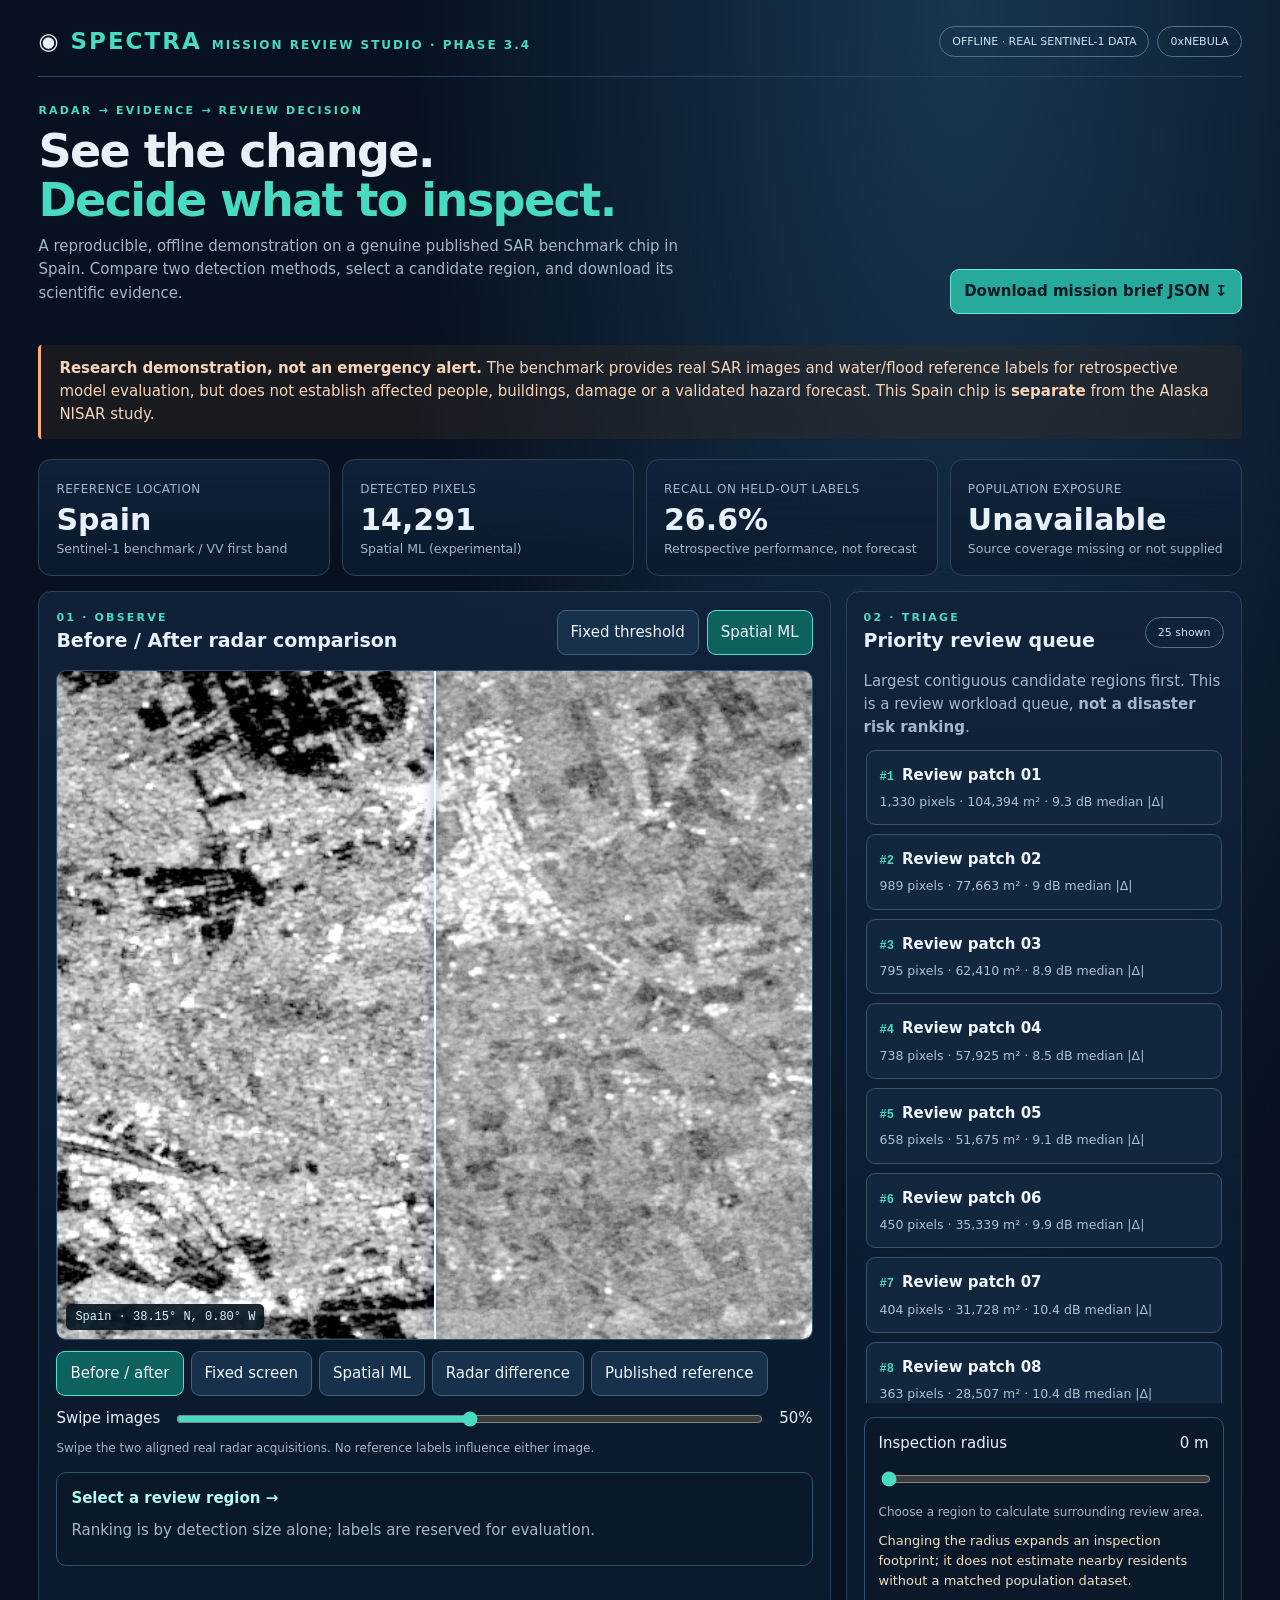
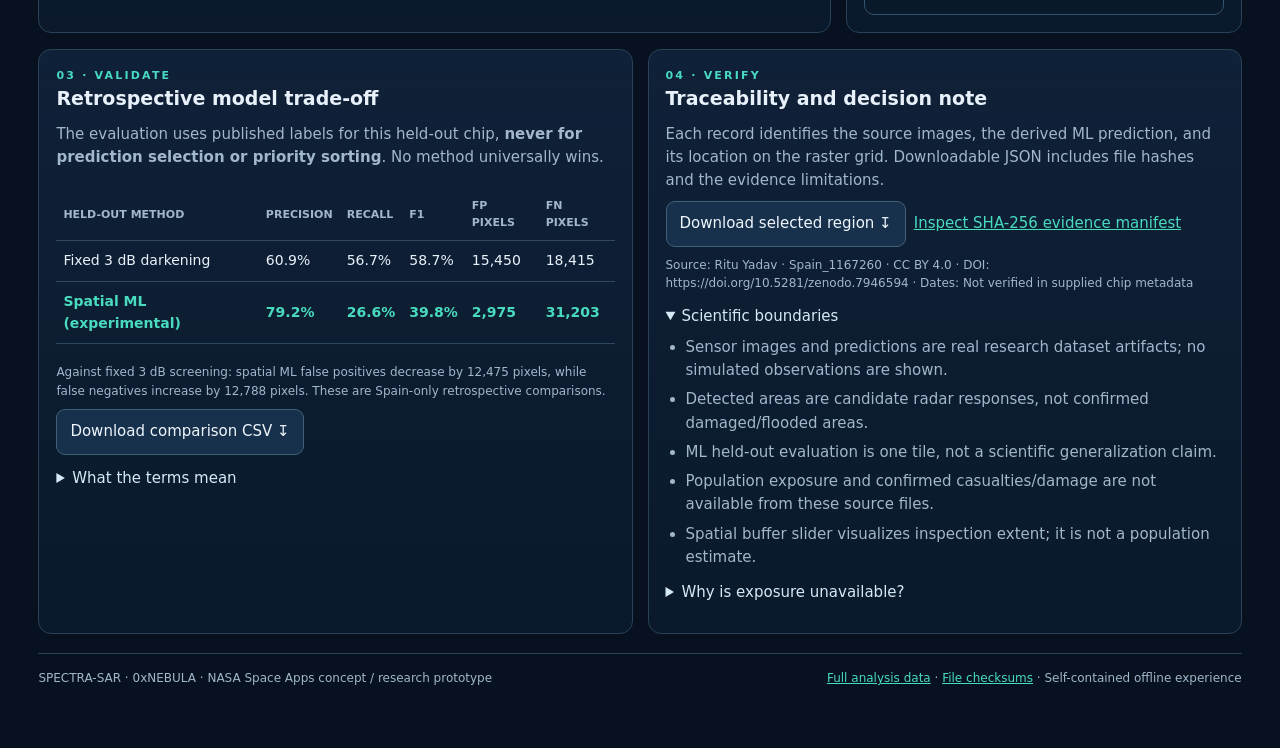
<file: docs/index.html>
<!doctype html><html lang="en"><head><meta charset="utf-8"><meta http-equiv="refresh" content="0; url=demo/index.html"><title>SPECTRA Judge Demo</title></head><body><a href="demo/index.html">Open the demo</a></body></html>
</file>
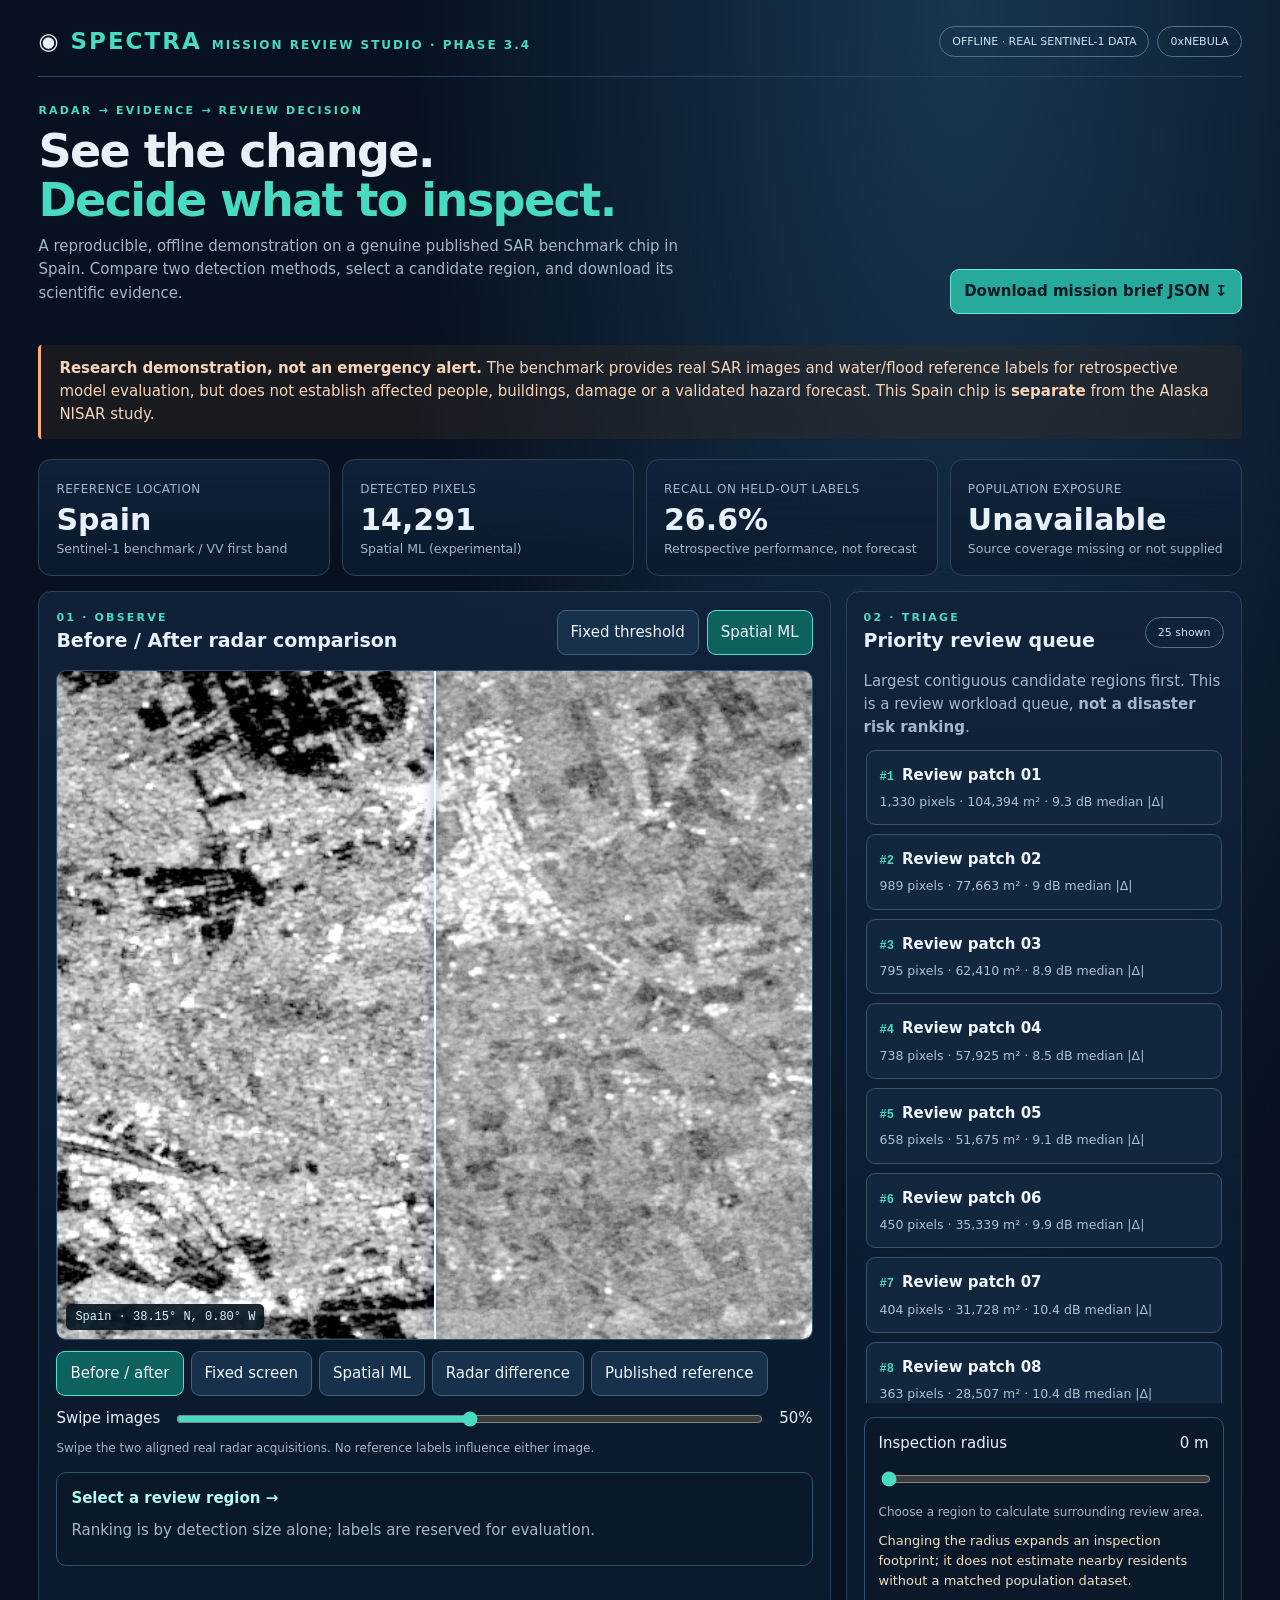
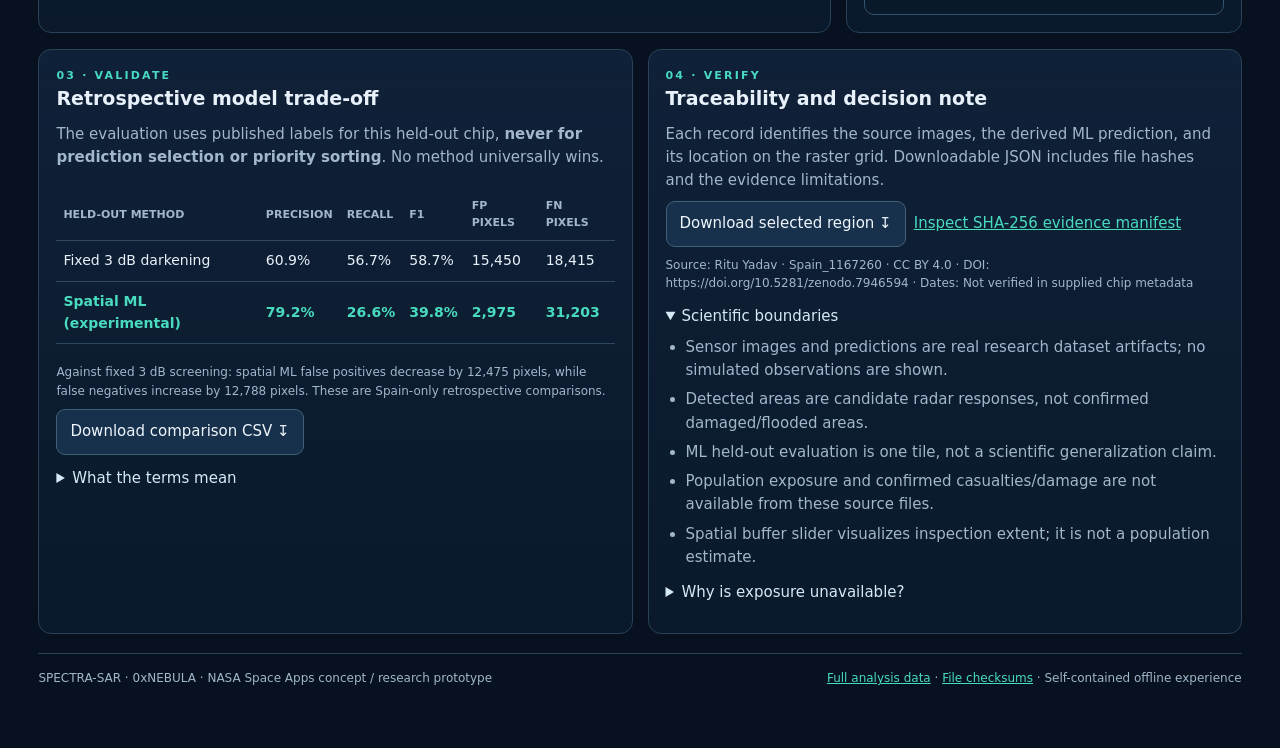
<file: judge-demo/index.html>
<!doctype html>
<html lang="en"><head><meta charset="utf-8"><meta name="viewport" content="width=device-width,initial-scale=1"><meta name="color-scheme" content="dark"><title>SPECTRA | Mission Review Studio</title>
<style>
:root{--bg:#07111f;--card:#101f33;--panel:#0c1a2c;--line:#2a4259;--ink:#e8f1fa;--muted:#a1b7ca;--teal:#49dbc2;--orange:#ffac6e;--blue:#68aefa;--bad:#ff9186}*{box-sizing:border-box}body{margin:0;background:radial-gradient(ellipse at 75% 0,#183650 0,#07111f 42%);color:var(--ink);font:15px/1.55 Inter,system-ui,-apple-system,Segoe UI,sans-serif}a{color:var(--teal)}button,select,input{font:inherit}button,select{background:#17304b;color:#eff6fd;border:1px solid #426078;border-radius:9px;padding:10px 13px;cursor:pointer}button:hover,button:focus-visible,select:focus-visible{outline:2px solid #8dd5ed;outline-offset:1px}button.active{background:#0e625e;border-color:#51ded2}button.primary{background:#27aa9c;color:#061a23;border-color:#72e9d8;font-weight:800}button.ghost{background:transparent}.wrap{max-width:1450px;margin:auto;padding:24px clamp(16px,3vw,46px) 60px}.top{display:flex;align-items:center;justify-content:space-between;gap:20px;border-bottom:1px solid var(--line);padding-bottom:16px}.logo{font-size:23px;font-weight:900;letter-spacing:2px}.logo span{color:var(--teal)}.kicker{letter-spacing:.2em;font-size:11px;font-weight:800;color:var(--teal)}.tiny{font-size:12px;color:var(--muted)}.hero{display:flex;gap:24px;align-items:end;justify-content:space-between;padding:25px 0 17px}h1{font-size:clamp(28px,3.6vw,52px);line-height:1.08;letter-spacing:-.035em;margin:8px 0}h1 em{font-style:normal;color:var(--teal)}h2{font-size:19px;margin:0}h3{font-size:16px;margin:0}p{margin:9px 0;color:var(--muted)}.hero p{max-width:650px}nav{display:flex;gap:8px;flex-wrap:wrap}.tag{font-size:11px;border:1px solid #50718b;border-radius:25px;padding:6px 12px;color:#c9e4f4}.warning{border-left:3px solid var(--orange);padding:12px 18px;background:#33292264;margin:14px 0 20px;border-radius:4px;color:#f6d4b9}.stats{display:grid;grid-template-columns:repeat(4,1fr);gap:12px;margin-bottom:15px}.stat,.card{border:1px solid var(--line);background:linear-gradient(180deg,#10223aee,#0b1b2ecc);border-radius:13px;padding:17px}.stat strong{display:block;font-size:30px;line-height:1.3}.stat span{color:var(--muted);font-size:12px;letter-spacing:.04em}.stat small{display:block;color:var(--muted)}.layout{display:grid;grid-template-columns:minmax(0,2fr) minmax(300px,1fr);gap:15px}.head{display:flex;align-items:center;justify-content:space-between;gap:12px;margin-bottom:14px;flex-wrap:wrap}.stage{position:relative;width:100%;aspect-ratio:1/1;background:#050e18;overflow:hidden;border-radius:10px;border:1px solid #30516d;max-height:670px;min-height:280px;isolation:isolate}.stage img{position:absolute;inset:0;width:100%;height:100%;object-fit:fill;image-rendering:auto}.clip{position:absolute;inset:0;overflow:hidden;clip-path:inset(0 50% 0 0)}.clip img{width:100%;height:100%}.split{position:absolute;left:50%;top:0;bottom:0;width:2px;background:#f0fcff;box-shadow:0 0 12px #0e2330;pointer-events:none}.marker{position:absolute;border:2px solid #ffe080;border-radius:2px;background:#f2b03e22;box-shadow:0 0 0 2px #06111a,0 0 15px #ffe08080;pointer-events:none}.coord{position:absolute;bottom:9px;left:9px;background:#061521e8;padding:6px 9px;border-radius:5px;font:12px monospace;color:#ddf4ff}.switches{display:flex;gap:7px;flex-wrap:wrap;margin:11px 0}.range-line{display:flex;align-items:center;gap:14px;justify-content:space-between}.range-line input{flex:1;accent-color:var(--teal)}.caption{font-size:12px;color:var(--muted)}.zones{max-height:655px;overflow:auto;display:grid;gap:9px;padding:2px}.zone{display:block;text-align:left;width:100%;padding:13px;border-radius:9px;border:1px solid #36536a;background:#12263d}.zone.selected{border:1px solid #60dfca;background:#145046}.zone .num{font:800 12px monospace;color:var(--teal)}.zone strong{margin-left:8px}.zone small{display:block;color:#aac1d3;margin-top:5px}.details{padding:14px;margin-top:14px;border:1px solid #31546d;border-radius:10px;background:#0a1929}.details b{color:#b0faf0}.grid-lower{display:grid;grid-template-columns:1fr 1fr;gap:15px;margin-top:16px}.table-wrap{overflow-x:auto}table{border-collapse:collapse;width:100%;font-size:14px;margin:10px 0}th,td{text-align:left;padding:9px 7px;border-bottom:1px solid #31495e}th{font-size:11px;color:var(--muted);text-transform:uppercase}td.highlight{color:var(--teal);font-weight:800}.muted{color:var(--muted)}.mini-bar{height:7px;background:#233b52;border-radius:8px;overflow:hidden}.mini-bar i{display:block;height:100%;background:#51d5c2}details{margin:12px 0}summary{cursor:pointer;color:#d4eaf7}.foot{margin-top:19px;display:flex;justify-content:space-between;flex-wrap:wrap;gap:10px;border-top:1px solid var(--line);padding-top:15px;font-size:12px;color:var(--muted)}.row{display:flex;align-items:center;gap:8px;flex-wrap:wrap}ul{padding-left:20px;color:var(--muted);margin:8px 0}li{margin:6px 0}.notice-info{color:#f0dfc3;font-size:13px}.section-note{margin:8px 0}.span-2{grid-column:span 2}@media(max-width:1050px){.stats{grid-template-columns:repeat(2,1fr)}.layout{grid-template-columns:1fr}.grid-lower{grid-template-columns:1fr}.zones{max-height:380px}.hero{align-items:start;flex-direction:column}}@media(max-width:540px){.stats{grid-template-columns:1fr 1fr}.stat{padding:10px}.stat strong{font-size:22px}.stage{min-height:240px}.wrap{padding:18px 12px 45px}.card{padding:12px}.top{align-items:start;flex-direction:column}.range-line{flex-wrap:wrap}.hero{padding:15px 0 5px}}
</style></head><body><div class="wrap">
<header class="top"><div class="logo">◉ <span>SPECTRA</span> <span class="tiny">MISSION REVIEW STUDIO · PHASE 3.4</span></div><div class="row"><span class="tag">OFFLINE · REAL SENTINEL-1 DATA</span><span class="tag">0xNEBULA</span></div></header>
<section class="hero"><div><div class="kicker">RADAR → EVIDENCE → REVIEW DECISION</div><h1>See the change.<br><em>Decide what to inspect.</em></h1><p>A reproducible, offline demonstration on a genuine published SAR benchmark chip in Spain. Compare two detection methods, select a candidate region, and download its scientific evidence.</p></div><button class="primary" id="downloadBrief">Download mission brief JSON ↧</button></section>
<div class="warning"><b>Research demonstration, not an emergency alert.</b> The benchmark provides real SAR images and water/flood reference labels for retrospective model evaluation, but does not establish affected people, buildings, damage or a validated hazard forecast. This Spain chip is <b>separate</b> from the Alaska NISAR study.</div>
<section class="stats" aria-label="Case summary"><div class="stat"><span>REFERENCE LOCATION</span><strong>Spain</strong><small>Sentinel-1 benchmark / VV first band</small></div><div class="stat"><span>DETECTED PIXELS</span><strong id="pixelStat">—</strong><small id="pixelSub">Method-dependent candidate count</small></div><div class="stat"><span>RECALL ON HELD-OUT LABELS</span><strong id="recallStat">—</strong><small>Retrospective performance, not forecast</small></div><div class="stat"><span>POPULATION EXPOSURE</span><strong id="populationStat">Unavailable</strong><small id="populationSub">Requires a matched count raster and provenance</small></div></section>
<div class="layout"><section class="card"><div class="head"><div><div class="kicker">01 · OBSERVE</div><h2>Before / After radar comparison</h2></div><div class="row"><button id="methodBaseline">Fixed threshold</button><button id="methodMl" class="active">Spatial ML</button></div></div>
<div class="stage" id="stage"><img id="underImage" src="before.png" alt="True Sentinel-1 before acquisition, first band"><div id="afterLayer" class="clip"><img id="topImage" src="after.png" alt="Sentinel-1 after acquisition, first band"></div><div id="split" class="split"></div><div id="marker" class="marker" hidden></div><div class="coord" id="coord">Spain · 38.15° N, 0.80° W</div></div>
<div class="switches" role="group" aria-label="Scene view"><button data-view="compare" class="active">Before / after</button><button data-view="baseline">Fixed screen</button><button data-view="ml">Spatial ML</button><button data-view="delta">Radar difference</button><button data-view="reference">Published reference</button></div>
<div class="range-line" id="swipeSection"><label for="swipe">Swipe images</label><input id="swipe" type="range" min="0" max="100" value="50"><output id="swipeOutput">50%</output></div>
<p class="caption" id="viewNote">Two real radar images on the same pixel grid. First band only; this is not a false-color optical photo.</p>
<div class="details" id="regionDetails" aria-live="polite"><b>Select a review region →</b><p>Regions are ranked by detected contiguous area. No ground-truth labels or population counts are used in the ranking.</p></div>
</section>
<section class="card"><div class="head"><div><div class="kicker">02 · TRIAGE</div><h2>Priority review queue</h2></div><span class="tag" id="queueCount">— regions</span></div><p class="section-note">Largest contiguous candidate regions first. This is a review workload queue, <b>not a disaster risk ranking</b>.</p><div class="zones" id="zoneList"></div><div class="details"><div class="head"><label for="buffer">Inspection radius</label><output id="bufferValue">0 m</output></div><input id="buffer" type="range" min="0" max="3" value="0" step="1" style="width:100%;accent-color:var(--teal)"><p id="bufferInfo" class="tiny">Choose a region to calculate surrounding review area.</p><p class="notice-info">Changing the radius expands an inspection footprint; it does not estimate nearby residents without a matched population dataset.</p></div></section></div>
<div class="grid-lower"><section class="card"><div class="kicker">03 · VALIDATE</div><h2>Retrospective model trade-off</h2><p>The evaluation uses published labels for this held-out chip, <b>never for prediction selection or priority sorting</b>. No method universally wins.</p><div class="table-wrap"><table><thead><tr><th>Held-out method</th><th>Precision</th><th>Recall</th><th>F1</th><th>FP pixels</th><th>FN pixels</th></tr></thead><tbody id="metricsRows"></tbody></table></div><p class="tiny" id="metricExplanation"></p><button id="downloadCsv">Download comparison CSV ↧</button><details><summary>What the terms mean</summary><p><b>Precision</b> asks how many predicted water/flood pixels matched the published labels. <b>Recall</b> asks how much labeled water/flood was recovered. Lower false positives may mean more misses; metrics do not measure confirmed damage.</p></details></section>
<section class="card"><div class="kicker">04 · VERIFY</div><h2>Traceability and decision note</h2><p>Each record identifies the source images, the derived ML prediction, and its location on the raster grid. Downloadable JSON includes file hashes and the evidence limitations.</p><div class="row"><button id="downloadZone">Download selected region ↧</button><a href="evidence-manifest.json">Inspect SHA-256 evidence manifest</a></div><p id="sourceInfo" class="tiny"></p><details open><summary>Scientific boundaries</summary><ul id="limitations"></ul></details><details><summary>Why is exposure unavailable?</summary><p>The original supplied ZIP has <b>no matched Spanish population raster with provenance</b>. By default the demo reports Unavailable rather than an invented figure. To attach a verified source, use the included rebuild tool with <code>--population-raster</code>, <code>--population-source</code> and <code>--population-year</code>. Any resulting counts are modeled spatial overlap, not people confirmed affected.</p></details></section></div>
<footer class="foot"><span>SPECTRA-SAR · 0xNEBULA · NASA Space Apps concept / research prototype</span><span><a href="mission-data.json">Full analysis data</a> · <a href="evidence-manifest.json">File checksums</a> · Self-contained offline experience</span></footer></div>
<script id="rawData" type="application/json">{"version":"3.4","case_id":"Spain_1167260","name":"Spain · Sentinel-1 holdout","coordinates":{"west":-0.827887365844551,"south":38.12881257139627,"east":-0.7818936232976316,"north":38.174806313943186},"source":"https://doi.org/10.5281/zenodo.7946594","license":"CC BY 4.0","creator":"Ritu Yadav","sensor":"Sentinel-1 / first radar band / VV (dB)","acquisition_dates":"Not verified in supplied chip metadata","study_area_note":"The benchmark tile covers approximately 4 × 5 km in southeastern Spain. This is not the Alaska NISAR pair.","population":{"status":"UNAVAILABLE","estimate":null,"reason":"A georeferenced population count layer for this exact Spain tile was not bundled. Do not reuse the zero-valued Alaska crop or assert people affected."},"methods":{"baseline":{"label":"Fixed 3 dB darkening","description":"Unfiltered darkening threshold. No training or labels used."},"ml":{"label":"Spatial ML (experimental)","description":"Precomputed model trained on Ghana and USA; Spain is a held-out evaluation chip. Not a flood forecast."}},"metrics":{"baseline":{"tp":24104,"fp":15450,"tn":204150,"fn":18415,"n":262119,"precision":0.6093947514789907,"recall":0.5668995037512642,"f1":0.5873795279811875,"iou":0.4158084493436147},"ml":{"tp":11316,"fp":2975,"tn":216625,"fn":31203,"n":262119,"precision":0.7918270240011196,"recall":0.2661398433641431,"f1":0.39838056680161943,"iou":0.2487360970677452}},"zones":{"baseline":[{"id":"01","rank":1,"pixels":7772,"area_m2":610029.3,"median_change_magnitude_db":8.31,"center":{"lat":38.171857,"lon":-0.814045},"bbox_px":[50,0,241,84],"bbox_normalized":[0.097656,0.0,0.373047,0.164062],"buffer_pixels":{"0":7772,"50":12703,"150":17137,"300":23688},"priority_reason":"Large, contiguous radar response; inspect before escalating. Not a measured hazard likelihood.","evidence":["data/benchmark/Spain_1167260/before.tif","data/benchmark/Spain_1167260/after.tif","results-phase3/external-ml-prediction.tif"]},{"id":"02","rank":2,"pixels":2823,"area_m2":221702.0,"median_change_magnitude_db":7.59,"center":{"lat":38.130735,"lon":-0.807974},"bbox_px":[135,457,304,512],"bbox_normalized":[0.263672,0.892578,0.330078,0.107422],"buffer_pixels":{"0":2823,"50":5554,"150":9521,"300":15302},"priority_reason":"Large, contiguous radar response; inspect before escalating. Not a measured hazard likelihood.","evidence":["data/benchmark/Spain_1167260/before.tif","data/benchmark/Spain_1167260/after.tif","results-phase3/external-ml-prediction.tif"]},{"id":"03","rank":3,"pixels":2481,"area_m2":194767.7,"median_change_magnitude_db":7.73,"center":{"lat":38.15951,"lon":-0.818774},"bbox_px":[54,130,143,210],"bbox_normalized":[0.105469,0.253906,0.173828,0.15625],"buffer_pixels":{"0":2481,"50":5349,"150":9411,"300":16582},"priority_reason":"Large, contiguous radar response; inspect before escalating. Not a measured hazard likelihood.","evidence":["data/benchmark/Spain_1167260/before.tif","data/benchmark/Spain_1167260/after.tif","results-phase3/external-ml-prediction.tif"]},{"id":"04","rank":4,"pixels":2363,"area_m2":185562.0,"median_change_magnitude_db":8.19,"center":{"lat":38.136454,"lon":-0.786107},"bbox_px":[406,380,512,476],"bbox_normalized":[0.792969,0.742188,0.207031,0.1875],"buffer_pixels":{"0":2363,"50":4811,"150":8776,"300":14824},"priority_reason":"Large, contiguous radar response; inspect before escalating. Not a measured hazard likelihood.","evidence":["data/benchmark/Spain_1167260/before.tif","data/benchmark/Spain_1167260/after.tif","results-phase3/external-ml-prediction.tif"]},{"id":"05","rank":5,"pixels":1556,"area_m2":122197.3,"median_change_magnitude_db":7.94,"center":{"lat":38.131858,"lon":-0.785243},"bbox_px":[422,458,512,498],"bbox_normalized":[0.824219,0.894531,0.175781,0.078125],"buffer_pixels":{"0":1556,"50":3183,"150":5698,"300":8926},"priority_reason":"Large, contiguous radar response; inspect before escalating. Not a measured hazard likelihood.","evidence":["data/benchmark/Spain_1167260/before.tif","data/benchmark/Spain_1167260/after.tif","results-phase3/external-ml-prediction.tif"]},{"id":"06","rank":6,"pixels":848,"area_m2":66594.3,"median_change_magnitude_db":6.17,"center":{"lat":38.133769,"lon":-0.819021},"bbox_px":[76,434,120,478],"bbox_normalized":[0.148438,0.847656,0.085938,0.085938],"buffer_pixels":{"0":848,"50":2255,"150":4731,"300":9878},"priority_reason":"Large, contiguous radar response; inspect before escalating. Not a measured hazard likelihood.","evidence":["data/benchmark/Spain_1167260/before.tif","data/benchmark/Spain_1167260/after.tif","results-phase3/external-ml-prediction.tif"]},{"id":"07","rank":7,"pixels":660,"area_m2":51803.1,"median_change_magnitude_db":7.16,"center":{"lat":38.172924,"lon":-0.796984},"bbox_px":[305,0,390,38],"bbox_normalized":[0.595703,0.0,0.166016,0.074219],"buffer_pixels":{"0":660,"50":1850,"150":4220,"300":8186},"priority_reason":"Large, contiguous radar response; inspect before escalating. Not a measured hazard likelihood.","evidence":["data/benchmark/Spain_1167260/before.tif","data/benchmark/Spain_1167260/after.tif","results-phase3/external-ml-prediction.tif"]},{"id":"08","rank":8,"pixels":573,"area_m2":44998.3,"median_change_magnitude_db":9.6,"center":{"lat":38.133718,"lon":-0.827065},"bbox_px":[0,436,24,478],"bbox_normalized":[0.0,0.851562,0.046875,0.082031],"buffer_pixels":{"0":573,"50":1062,"150":2248,"300":4760},"priority_reason":"Large, contiguous radar response; inspect before escalating. Not a measured hazard likelihood.","evidence":["data/benchmark/Spain_1167260/before.tif","data/benchmark/Spain_1167260/after.tif","results-phase3/external-ml-prediction.tif"]},{"id":"09","rank":9,"pixels":513,"area_m2":40282.1,"median_change_magnitude_db":5.89,"center":{"lat":38.14172,"lon":-0.824362},"bbox_px":[0,354,72,382],"bbox_normalized":[0.0,0.691406,0.140625,0.054688],"buffer_pixels":{"0":513,"50":1737,"150":3970,"300":7896},"priority_reason":"Large, contiguous radar response; inspect before escalating. Not a measured hazard likelihood.","evidence":["data/benchmark/Spain_1167260/before.tif","data/benchmark/Spain_1167260/after.tif","results-phase3/external-ml-prediction.tif"]},{"id":"10","rank":10,"pixels":443,"area_m2":34788.6,"median_change_magnitude_db":7.32,"center":{"lat":38.135112,"lon":-0.816088},"bbox_px":[107,423,149,457],"bbox_normalized":[0.208984,0.826172,0.082031,0.066406],"buffer_pixels":{"0":443,"50":1252,"150":3343,"300":7937},"priority_reason":"Large, contiguous radar response; inspect before escalating. Not a measured hazard likelihood.","evidence":["data/benchmark/Spain_1167260/before.tif","data/benchmark/Spain_1167260/after.tif","results-phase3/external-ml-prediction.tif"]},{"id":"11","rank":11,"pixels":435,"area_m2":34142.4,"median_change_magnitude_db":8.76,"center":{"lat":38.17406,"lon":-0.785734},"bbox_px":[444,0,486,24],"bbox_normalized":[0.867188,0.0,0.082031,0.046875],"buffer_pixels":{"0":435,"50":961,"150":2194,"300":4397},"priority_reason":"Large, contiguous radar response; inspect before escalating. Not a measured hazard likelihood.","evidence":["data/benchmark/Spain_1167260/before.tif","data/benchmark/Spain_1167260/after.tif","results-phase3/external-ml-prediction.tif"]},{"id":"12","rank":12,"pixels":412,"area_m2":32337.1,"median_change_magnitude_db":7.39,"center":{"lat":38.174228,"lon":-0.825892},"bbox_px":[0,0,43,20],"bbox_normalized":[0.0,0.0,0.083984,0.039062],"buffer_pixels":{"0":412,"50":901,"150":1695,"300":3219},"priority_reason":"Large, contiguous radar response; inspect before escalating. Not a measured hazard likelihood.","evidence":["data/benchmark/Spain_1167260/before.tif","data/benchmark/Spain_1167260/after.tif","results-phase3/external-ml-prediction.tif"]},{"id":"13","rank":13,"pixels":392,"area_m2":30782.1,"median_change_magnitude_db":7.44,"center":{"lat":38.138772,"lon":-0.827168},"bbox_px":[0,382,24,415],"bbox_normalized":[0.0,0.746094,0.046875,0.064453],"buffer_pixels":{"0":392,"50":950,"150":2127,"300":4596},"priority_reason":"Large, contiguous radar response; inspect before escalating. Not a measured hazard likelihood.","evidence":["data/benchmark/Spain_1167260/before.tif","data/benchmark/Spain_1167260/after.tif","results-phase3/external-ml-prediction.tif"]},{"id":"14","rank":14,"pixels":378,"area_m2":29670.3,"median_change_magnitude_db":6.07,"center":{"lat":38.169838,"lon":-0.818768},"bbox_px":[85,39,118,68],"bbox_normalized":[0.166016,0.076172,0.064453,0.056641],"buffer_pixels":{"0":378,"50":1114,"150":3017,"300":7337},"priority_reason":"Large, contiguous radar response; inspect before escalating. Not a measured hazard likelihood.","evidence":["data/benchmark/Spain_1167260/before.tif","data/benchmark/Spain_1167260/after.tif","results-phase3/external-ml-prediction.tif"]},{"id":"15","rank":15,"pixels":378,"area_m2":29680.0,"median_change_magnitude_db":6.75,"center":{"lat":38.145578,"lon":-0.786925},"bbox_px":[427,319,479,340],"bbox_normalized":[0.833984,0.623047,0.101562,0.041016],"buffer_pixels":{"0":378,"50":1191,"150":3256,"300":7748},"priority_reason":"Large, contiguous radar response; inspect before escalating. Not a measured hazard likelihood.","evidence":["data/benchmark/Spain_1167260/before.tif","data/benchmark/Spain_1167260/after.tif","results-phase3/external-ml-prediction.tif"]},{"id":"16","rank":16,"pixels":322,"area_m2":25288.2,"median_change_magnitude_db":5.49,"center":{"lat":38.130136,"lon":-0.823822},"bbox_px":[30,485,61,509],"bbox_normalized":[0.058594,0.947266,0.060547,0.046875],"buffer_pixels":{"0":322,"50":1024,"150":2310,"300":4720},"priority_reason":"Large, contiguous radar response; inspect before escalating. Not a measured hazard likelihood.","evidence":["data/benchmark/Spain_1167260/before.tif","data/benchmark/Spain_1167260/after.tif","results-phase3/external-ml-prediction.tif"]},{"id":"17","rank":17,"pixels":305,"area_m2":23952.1,"median_change_magnitude_db":5.62,"center":{"lat":38.133282,"lon":-0.82322},"bbox_px":[34,452,77,472],"bbox_normalized":[0.066406,0.882812,0.083984,0.039062],"buffer_pixels":{"0":305,"50":978,"150":2826,"300":7011},"priority_reason":"Large, contiguous radar response; inspect before escalating. Not a measured hazard likelihood.","evidence":["data/benchmark/Spain_1167260/before.tif","data/benchmark/Spain_1167260/after.tif","results-phase3/external-ml-prediction.tif"]},{"id":"18","rank":18,"pixels":270,"area_m2":21203.1,"median_change_magnitude_db":5.47,"center":{"lat":38.134571,"lon":-0.799545},"bbox_px":[296,432,331,464],"bbox_normalized":[0.578125,0.84375,0.068359,0.0625],"buffer_pixels":{"0":270,"50":1063,"150":3054,"300":7443},"priority_reason":"Large, contiguous radar response; inspect before escalating. Not a measured hazard likelihood.","evidence":["data/benchmark/Spain_1167260/before.tif","data/benchmark/Spain_1167260/after.tif","results-phase3/external-ml-prediction.tif"]},{"id":"19","rank":19,"pixels":268,"area_m2":21044.2,"median_change_magnitude_db":5.97,"center":{"lat":38.141018,"lon":-0.819949},"bbox_px":[70,365,110,386],"bbox_normalized":[0.136719,0.712891,0.078125,0.041016],"buffer_pixels":{"0":268,"50":963,"150":2830,"300":7074},"priority_reason":"Large, contiguous radar response; inspect before escalating. Not a measured hazard likelihood.","evidence":["data/benchmark/Spain_1167260/before.tif","data/benchmark/Spain_1167260/after.tif","results-phase3/external-ml-prediction.tif"]},{"id":"20","rank":20,"pixels":247,"area_m2":19395.7,"median_change_magnitude_db":6.56,"center":{"lat":38.139137,"lon":-0.823587},"bbox_px":[36,389,63,406],"bbox_normalized":[0.070312,0.759766,0.052734,0.033203],"buffer_pixels":{"0":247,"50":728,"150":2257,"300":6017},"priority_reason":"Large, contiguous radar response; inspect before escalating. Not a measured hazard likelihood.","evidence":["data/benchmark/Spain_1167260/before.tif","data/benchmark/Spain_1167260/after.tif","results-phase3/external-ml-prediction.tif"]},{"id":"21","rank":21,"pixels":242,"area_m2":19003.9,"median_change_magnitude_db":5.77,"center":{"lat":38.136022,"lon":-0.798855},"bbox_px":[308,414,342,447],"bbox_normalized":[0.601562,0.808594,0.066406,0.064453],"buffer_pixels":{"0":242,"50":957,"150":2918,"300":7298},"priority_reason":"Large, contiguous radar response; inspect before escalating. Not a measured hazard likelihood.","evidence":["data/benchmark/Spain_1167260/before.tif","data/benchmark/Spain_1167260/after.tif","results-phase3/external-ml-prediction.tif"]},{"id":"22","rank":22,"pixels":234,"area_m2":18368.2,"median_change_magnitude_db":6.09,"center":{"lat":38.16644,"lon":-0.818403},"bbox_px":[90,76,128,104],"bbox_normalized":[0.175781,0.148438,0.074219,0.054688],"buffer_pixels":{"0":234,"50":986,"150":3008,"300":7443},"priority_reason":"Large, contiguous radar response; inspect before escalating. Not a measured hazard likelihood.","evidence":["data/benchmark/Spain_1167260/before.tif","data/benchmark/Spain_1167260/after.tif","results-phase3/external-ml-prediction.tif"]},{"id":"23","rank":23,"pixels":230,"area_m2":18060.8,"median_change_magnitude_db":7.89,"center":{"lat":38.139035,"lon":-0.788331},"bbox_px":[431,388,454,408],"bbox_normalized":[0.841797,0.757812,0.044922,0.039062],"buffer_pixels":{"0":230,"50":766,"150":2347,"300":6198},"priority_reason":"Large, contiguous radar response; inspect before escalating. Not a measured hazard likelihood.","evidence":["data/benchmark/Spain_1167260/before.tif","data/benchmark/Spain_1167260/after.tif","results-phase3/external-ml-prediction.tif"]},{"id":"24","rank":24,"pixels":229,"area_m2":17973.9,"median_change_magnitude_db":7.56,"center":{"lat":38.173688,"lon":-0.788778},"bbox_px":[425,0,444,25],"bbox_normalized":[0.830078,0.0,0.037109,0.048828],"buffer_pixels":{"0":229,"50":686,"150":1822,"300":4247},"priority_reason":"Large, contiguous radar response; inspect before escalating. Not a measured hazard likelihood.","evidence":["data/benchmark/Spain_1167260/before.tif","data/benchmark/Spain_1167260/after.tif","results-phase3/external-ml-prediction.tif"]},{"id":"25","rank":25,"pixels":211,"area_m2":16571.0,"median_change_magnitude_db":7.48,"center":{"lat":38.129573,"lon":-0.796314},"bbox_px":[341,492,363,512],"bbox_normalized":[0.666016,0.960938,0.042969,0.039062],"buffer_pixels":{"0":211,"50":585,"150":1617,"300":3899},"priority_reason":"Large, contiguous radar response; inspect before escalating. Not a measured hazard likelihood.","evidence":["data/benchmark/Spain_1167260/before.tif","data/benchmark/Spain_1167260/after.tif","results-phase3/external-ml-prediction.tif"]}],"ml":[{"id":"01","rank":1,"pixels":1330,"area_m2":104393.5,"median_change_magnitude_db":9.3,"center":{"lat":38.171209,"lon":-0.814347},"bbox_px":[114,0,190,81],"bbox_normalized":[0.222656,0.0,0.148438,0.158203],"buffer_pixels":{"0":1330,"50":4557,"150":8179,"300":13603},"priority_reason":"Large, contiguous radar response; inspect before escalating. Not a measured hazard likelihood.","evidence":["data/benchmark/Spain_1167260/before.tif","data/benchmark/Spain_1167260/after.tif","results-phase3/external-ml-prediction.tif"]},{"id":"02","rank":2,"pixels":989,"area_m2":77662.8,"median_change_magnitude_db":9.03,"center":{"lat":38.13792,"lon":-0.784234},"bbox_px":[441,383,512,435],"bbox_normalized":[0.861328,0.748047,0.138672,0.101562],"buffer_pixels":{"0":989,"50":2535,"150":4791,"300":8791},"priority_reason":"Large, contiguous radar response; inspect before escalating. Not a measured hazard likelihood.","evidence":["data/benchmark/Spain_1167260/before.tif","data/benchmark/Spain_1167260/after.tif","results-phase3/external-ml-prediction.tif"]},{"id":"03","rank":3,"pixels":795,"area_m2":62410.3,"median_change_magnitude_db":8.93,"center":{"lat":38.159645,"lon":-0.817884},"bbox_px":[70,150,143,189],"bbox_normalized":[0.136719,0.292969,0.142578,0.076172],"buffer_pixels":{"0":795,"50":2477,"150":5386,"300":11058},"priority_reason":"Large, contiguous radar response; inspect before escalating. Not a measured hazard likelihood.","evidence":["data/benchmark/Spain_1167260/before.tif","data/benchmark/Spain_1167260/after.tif","results-phase3/external-ml-prediction.tif"]},{"id":"04","rank":4,"pixels":738,"area_m2":57924.8,"median_change_magnitude_db":8.46,"center":{"lat":38.173491,"lon":-0.810945},"bbox_px":[163,0,210,38],"bbox_normalized":[0.318359,0.0,0.091797,0.074219],"buffer_pixels":{"0":738,"50":1820,"150":3448,"300":6588},"priority_reason":"Large, contiguous radar response; inspect before escalating. Not a measured hazard likelihood.","evidence":["data/benchmark/Spain_1167260/before.tif","data/benchmark/Spain_1167260/after.tif","results-phase3/external-ml-prediction.tif"]},{"id":"05","rank":5,"pixels":658,"area_m2":51674.5,"median_change_magnitude_db":9.14,"center":{"lat":38.132215,"lon":-0.784622},"bbox_px":[453,461,510,492],"bbox_normalized":[0.884766,0.900391,0.111328,0.060547],"buffer_pixels":{"0":658,"50":1754,"150":3656,"300":6707},"priority_reason":"Large, contiguous radar response; inspect before escalating. Not a measured hazard likelihood.","evidence":["data/benchmark/Spain_1167260/before.tif","data/benchmark/Spain_1167260/after.tif","results-phase3/external-ml-prediction.tif"]},{"id":"06","rank":6,"pixels":450,"area_m2":35339.0,"median_change_magnitude_db":9.94,"center":{"lat":38.133733,"lon":-0.827029},"bbox_px":[0,439,24,473],"bbox_normalized":[0.0,0.857422,0.046875,0.066406],"buffer_pixels":{"0":450,"50":941,"150":2053,"300":4462},"priority_reason":"Large, contiguous radar response; inspect before escalating. Not a measured hazard likelihood.","evidence":["data/benchmark/Spain_1167260/before.tif","data/benchmark/Spain_1167260/after.tif","results-phase3/external-ml-prediction.tif"]},{"id":"07","rank":7,"pixels":404,"area_m2":31728.3,"median_change_magnitude_db":10.35,"center":{"lat":38.129656,"lon":-0.812003},"bbox_px":[156,493,196,512],"bbox_normalized":[0.304688,0.962891,0.078125,0.037109],"buffer_pixels":{"0":404,"50":1062,"150":2239,"300":4744},"priority_reason":"Large, contiguous radar response; inspect before escalating. Not a measured hazard likelihood.","evidence":["data/benchmark/Spain_1167260/before.tif","data/benchmark/Spain_1167260/after.tif","results-phase3/external-ml-prediction.tif"]},{"id":"08","rank":8,"pixels":363,"area_m2":28506.6,"median_change_magnitude_db":10.37,"center":{"lat":38.134021,"lon":-0.789065},"bbox_px":[417,441,445,468],"bbox_normalized":[0.814453,0.861328,0.054688,0.052734],"buffer_pixels":{"0":363,"50":988,"150":2749,"300":6870},"priority_reason":"Large, contiguous radar response; inspect before escalating. Not a measured hazard likelihood.","evidence":["data/benchmark/Spain_1167260/before.tif","data/benchmark/Spain_1167260/after.tif","results-phase3/external-ml-prediction.tif"]},{"id":"09","rank":9,"pixels":314,"area_m2":24660.0,"median_change_magnitude_db":9.2,"center":{"lat":38.129835,"lon":-0.808035},"bbox_px":[203,483,237,512],"bbox_normalized":[0.396484,0.943359,0.066406,0.056641],"buffer_pixels":{"0":314,"50":1033,"150":2318,"300":4960},"priority_reason":"Large, contiguous radar response; inspect before escalating. Not a measured hazard likelihood.","evidence":["data/benchmark/Spain_1167260/before.tif","data/benchmark/Spain_1167260/after.tif","results-phase3/external-ml-prediction.tif"]},{"id":"10","rank":10,"pixels":282,"area_m2":22145.4,"median_change_magnitude_db":8.1,"center":{"lat":38.134881,"lon":-0.815804},"bbox_px":[121,432,146,456],"bbox_normalized":[0.236328,0.84375,0.048828,0.046875],"buffer_pixels":{"0":282,"50":844,"150":2464,"300":6388},"priority_reason":"Large, contiguous radar response; inspect before escalating. Not a measured hazard likelihood.","evidence":["data/benchmark/Spain_1167260/before.tif","data/benchmark/Spain_1167260/after.tif","results-phase3/external-ml-prediction.tif"]},{"id":"11","rank":11,"pixels":282,"area_m2":22146.3,"median_change_magnitude_db":9.97,"center":{"lat":38.131982,"lon":-0.80421},"bbox_px":[253,461,276,489],"bbox_normalized":[0.494141,0.900391,0.044922,0.054688],"buffer_pixels":{"0":282,"50":963,"150":2707,"300":6527},"priority_reason":"Large, contiguous radar response; inspect before escalating. Not a measured hazard likelihood.","evidence":["data/benchmark/Spain_1167260/before.tif","data/benchmark/Spain_1167260/after.tif","results-phase3/external-ml-prediction.tif"]},{"id":"12","rank":12,"pixels":267,"area_m2":20956.4,"median_change_magnitude_db":9.76,"center":{"lat":38.174058,"lon":-0.785477},"bbox_px":[456,0,485,21],"bbox_normalized":[0.890625,0.0,0.056641,0.041016],"buffer_pixels":{"0":267,"50":707,"150":1789,"300":3831},"priority_reason":"Large, contiguous radar response; inspect before escalating. Not a measured hazard likelihood.","evidence":["data/benchmark/Spain_1167260/before.tif","data/benchmark/Spain_1167260/after.tif","results-phase3/external-ml-prediction.tif"]},{"id":"13","rank":13,"pixels":246,"area_m2":19319.1,"median_change_magnitude_db":9.83,"center":{"lat":38.131802,"lon":-0.787964},"bbox_px":[429,469,457,490],"bbox_normalized":[0.837891,0.916016,0.054688,0.041016],"buffer_pixels":{"0":246,"50":827,"150":2441,"300":6080},"priority_reason":"Large, contiguous radar response; inspect before escalating. Not a measured hazard likelihood.","evidence":["data/benchmark/Spain_1167260/before.tif","data/benchmark/Spain_1167260/after.tif","results-phase3/external-ml-prediction.tif"]},{"id":"14","rank":14,"pixels":219,"area_m2":17189.7,"median_change_magnitude_db":8.57,"center":{"lat":38.17063,"lon":-0.808856},"bbox_px":[196,34,224,57],"bbox_normalized":[0.382812,0.066406,0.054688,0.044922],"buffer_pixels":{"0":219,"50":839,"150":2472,"300":6417},"priority_reason":"Large, contiguous radar response; inspect before escalating. Not a measured hazard likelihood.","evidence":["data/benchmark/Spain_1167260/before.tif","data/benchmark/Spain_1167260/after.tif","results-phase3/external-ml-prediction.tif"]},{"id":"15","rank":15,"pixels":219,"area_m2":17192.1,"median_change_magnitude_db":9.73,"center":{"lat":38.160377,"lon":-0.821268},"bbox_px":[64,150,90,171],"bbox_normalized":[0.125,0.292969,0.050781,0.041016],"buffer_pixels":{"0":219,"50":810,"150":2429,"300":6341},"priority_reason":"Large, contiguous radar response; inspect before escalating. Not a measured hazard likelihood.","evidence":["data/benchmark/Spain_1167260/before.tif","data/benchmark/Spain_1167260/after.tif","results-phase3/external-ml-prediction.tif"]},{"id":"16","rank":16,"pixels":177,"area_m2":13892.9,"median_change_magnitude_db":10.42,"center":{"lat":38.171376,"lon":-0.816325},"bbox_px":[115,26,139,54],"bbox_normalized":[0.224609,0.050781,0.046875,0.054688],"buffer_pixels":{"0":177,"50":890,"150":2632,"300":6613},"priority_reason":"Large, contiguous radar response; inspect before escalating. Not a measured hazard likelihood.","evidence":["data/benchmark/Spain_1167260/before.tif","data/benchmark/Spain_1167260/after.tif","results-phase3/external-ml-prediction.tif"]},{"id":"17","rank":17,"pixels":160,"area_m2":12564.8,"median_change_magnitude_db":6.87,"center":{"lat":38.134498,"lon":-0.819885},"bbox_px":[79,437,100,459],"bbox_normalized":[0.154297,0.853516,0.041016,0.042969],"buffer_pixels":{"0":160,"50":731,"150":2266,"300":6055},"priority_reason":"Large, contiguous radar response; inspect before escalating. Not a measured hazard likelihood.","evidence":["data/benchmark/Spain_1167260/before.tif","data/benchmark/Spain_1167260/after.tif","results-phase3/external-ml-prediction.tif"]},{"id":"18","rank":18,"pixels":151,"area_m2":11858.9,"median_change_magnitude_db":8.3,"center":{"lat":38.129519,"lon":-0.79636},"bbox_px":[342,495,360,512],"bbox_normalized":[0.667969,0.966797,0.035156,0.033203],"buffer_pixels":{"0":151,"50":484,"150":1407,"300":3532},"priority_reason":"Large, contiguous radar response; inspect before escalating. Not a measured hazard likelihood.","evidence":["data/benchmark/Spain_1167260/before.tif","data/benchmark/Spain_1167260/after.tif","results-phase3/external-ml-prediction.tif"]},{"id":"19","rank":19,"pixels":148,"area_m2":11621.7,"median_change_magnitude_db":9.54,"center":{"lat":38.139393,"lon":-0.827467},"bbox_px":[0,382,12,408],"bbox_normalized":[0.0,0.746094,0.023438,0.050781],"buffer_pixels":{"0":148,"50":483,"150":1393,"300":3496},"priority_reason":"Large, contiguous radar response; inspect before escalating. Not a measured hazard likelihood.","evidence":["data/benchmark/Spain_1167260/before.tif","data/benchmark/Spain_1167260/after.tif","results-phase3/external-ml-prediction.tif"]},{"id":"20","rank":20,"pixels":145,"area_m2":11386.2,"median_change_magnitude_db":8.92,"center":{"lat":38.139064,"lon":-0.78838},"bbox_px":[432,390,449,405],"bbox_normalized":[0.84375,0.761719,0.033203,0.029297],"buffer_pixels":{"0":145,"50":550,"150":1907,"300":5440},"priority_reason":"Large, contiguous radar response; inspect before escalating. Not a measured hazard likelihood.","evidence":["data/benchmark/Spain_1167260/before.tif","data/benchmark/Spain_1167260/after.tif","results-phase3/external-ml-prediction.tif"]},{"id":"21","rank":21,"pixels":141,"area_m2":11072.1,"median_change_magnitude_db":7.42,"center":{"lat":38.139107,"lon":-0.823723},"bbox_px":[37,392,61,405],"bbox_normalized":[0.072266,0.765625,0.046875,0.025391],"buffer_pixels":{"0":141,"50":576,"150":2005,"300":5634},"priority_reason":"Large, contiguous radar response; inspect before escalating. Not a measured hazard likelihood.","evidence":["data/benchmark/Spain_1167260/before.tif","data/benchmark/Spain_1167260/after.tif","results-phase3/external-ml-prediction.tif"]},{"id":"22","rank":22,"pixels":128,"area_m2":10046.5,"median_change_magnitude_db":7.22,"center":{"lat":38.173753,"lon":-0.794428},"bbox_px":[357,5,389,18],"bbox_normalized":[0.697266,0.009766,0.0625,0.025391],"buffer_pixels":{"0":128,"50":665,"150":1843,"300":4163},"priority_reason":"Large, contiguous radar response; inspect before escalating. Not a measured hazard likelihood.","evidence":["data/benchmark/Spain_1167260/before.tif","data/benchmark/Spain_1167260/after.tif","results-phase3/external-ml-prediction.tif"]},{"id":"23","rank":23,"pixels":127,"area_m2":9972.3,"median_change_magnitude_db":7.8,"center":{"lat":38.141917,"lon":-0.823065},"bbox_px":[45,355,65,376],"bbox_normalized":[0.087891,0.693359,0.039062,0.041016],"buffer_pixels":{"0":127,"50":631,"150":2144,"300":5886},"priority_reason":"Large, contiguous radar response; inspect before escalating. Not a measured hazard likelihood.","evidence":["data/benchmark/Spain_1167260/before.tif","data/benchmark/Spain_1167260/after.tif","results-phase3/external-ml-prediction.tif"]},{"id":"24","rank":24,"pixels":126,"area_m2":9889.6,"median_change_magnitude_db":9.17,"center":{"lat":38.173674,"lon":-0.788895},"bbox_px":[427,5,442,21],"bbox_normalized":[0.833984,0.009766,0.029297,0.03125],"buffer_pixels":{"0":126,"50":519,"150":1602,"300":3905},"priority_reason":"Large, contiguous radar response; inspect before escalating. Not a measured hazard likelihood.","evidence":["data/benchmark/Spain_1167260/before.tif","data/benchmark/Spain_1167260/after.tif","results-phase3/external-ml-prediction.tif"]},{"id":"25","rank":25,"pixels":111,"area_m2":8717.1,"median_change_magnitude_db":7.48,"center":{"lat":38.132758,"lon":-0.802305},"bbox_px":[278,459,293,478],"bbox_normalized":[0.542969,0.896484,0.029297,0.037109],"buffer_pixels":{"0":111,"50":558,"150":1940,"300":5514},"priority_reason":"Large, contiguous radar response; inspect before escalating. Not a measured hazard likelihood.","evidence":["data/benchmark/Spain_1167260/before.tif","data/benchmark/Spain_1167260/after.tif","results-phase3/external-ml-prediction.tif"]}]},"images":{"before":"before.png","after":"after.png","baseline":"baseline-overlay.png","ml":"ml-overlay.png","reference":"reference-overlay.png","delta":"delta.png"},"metrics_scope":"Water/flood-label benchmark, retrospective. Reference labels must not be treated as independent flood/damage verification for unrelated scenes.","priority_policy":"Sort contiguous detected raster regions by size only; boundaries computed from model output without consulting reference labels.","limits":["Sensor images and predictions are real research dataset artifacts; no simulated observations are shown.","Detected areas are candidate radar responses, not confirmed damaged/flooded areas.","ML held-out evaluation is one tile, not a scientific generalization claim.","Population exposure and confirmed casualties/damage are not available from these source files.","Spatial buffer slider visualizes inspection extent; it is not a population estimate."]}</script>
<script>
(()=>{'use strict';
const DATA=JSON.parse(document.getElementById('rawData').textContent);
const $=id=>document.getElementById(id);
const state={method:'ml',view:'compare',zoneId:null,buffer:0};
const options={compare:'Swipe the two aligned real radar acquisitions. No reference labels influence either image.',baseline:'Fixed -3 dB darkening screen; very broad candidates can include noise and land changes.',ml:'Precomputed spatial model trained on Ghana + USA and evaluated on held-out Spain. Not independently certified.',delta:'Signed radar backscatter difference (after minus before); colors are schematic visualization, not event classifications.',reference:'Published flood/water hand-label layer. This is for retrospective evaluation only, not the detector input.'};
const fmt=(v,d=0)=>v===null||v===undefined?'Unavailable':Number(v).toLocaleString('en-US',{maximumFractionDigits:d});
function save(name,content,type='application/json'){const a=document.createElement('a'),blob=new Blob([content],{type});a.href=URL.createObjectURL(blob);a.download=name;document.body.append(a);a.click();a.remove();setTimeout(()=>URL.revokeObjectURL(a.href),2000)}
const picked=()=>DATA.zones[state.method].find(x=>x.id===state.zoneId)||null;
function selectZone(id){state.zoneId=id;draw();}
function setMethod(method){state.method=method;state.zoneId=null;state.view=method;draw();}
function setView(view){state.view=view;draw();}
function draw(){
 const m=DATA.metrics[state.method],zones=DATA.zones[state.method],predPix=m.tp+m.fp;
 $('pixelStat').textContent=fmt(predPix);$('pixelSub').textContent=DATA.methods[state.method].label;
 $('recallStat').textContent=m.recall===null?'N/A':(m.recall*100).toFixed(1)+'%';
 const pc=DATA.population,pm=pc.by_method?.[state.method];
 $('populationStat').textContent=pm?.estimated_residents===null||pm?.estimated_residents===undefined?'Unavailable':'≈'+fmt(Math.round(pm.estimated_residents));
 $('populationSub').textContent=pm?.estimated_residents===null||pm?.estimated_residents===undefined?'Source coverage missing or not supplied':'Modeled candidate overlap · not affected people';
 $('methodBaseline').classList.toggle('active',state.method==='baseline');$('methodMl').classList.toggle('active',state.method==='ml');
 document.querySelectorAll('[data-view]').forEach(x=>x.classList.toggle('active',x.dataset.view===state.view));
 $('viewNote').textContent=options[state.view];
 const compare=state.view==='compare';$('swipeSection').hidden=!compare;
 $('underImage').src=compare?'before.png':DATA.images[state.view];
 $('topImage').src='after.png';$('afterLayer').hidden=!compare;$('split').hidden=!compare;
 $('queueCount').textContent=zones.length+' shown';
 const list=$('zoneList');list.replaceChildren();
 zones.forEach(z=>{const b=document.createElement('button');b.type='button';b.className='zone'+(z.id===state.zoneId?' selected':'');
 b.setAttribute('aria-pressed',z.id===state.zoneId?'true':'false');
 const a=document.createElement('span');a.className='num';a.textContent='#'+z.rank;
 const s=document.createElement('strong');s.textContent='Review patch '+z.id;
 const small=document.createElement('small');small.textContent=fmt(z.pixels)+' pixels · '+fmt(z.area_m2)+' m² · '+fmt(z.median_change_magnitude_db,1)+' dB median |Δ|';b.append(a,s,small);b.onclick=()=>selectZone(z.id);list.append(b)});
 const z=picked(),mark=$('marker'),detail=$('regionDetails');detail.replaceChildren();
 if(z){mark.hidden=false;const [x,y,w,h]=z.bbox_normalized;Object.assign(mark.style,{left:(x*100)+'%',top:(y*100)+'%',width:(w*100)+'%',height:(h*100)+'%'});
 const title=document.createElement('b');title.textContent='Review region '+z.id+' · '+DATA.methods[state.method].label;
 const desc=document.createElement('p');desc.textContent=z.priority_reason;
 const line=document.createElement('p');line.textContent='Center: '+z.center.lat+'°N, '+z.center.lon+'°E · Area: '+fmt(z.area_m2)+' m² · Median absolute SAR shift: '+z.median_change_magnitude_db+' dB';detail.append(title,desc,line);
 const meters=[0,50,150,300][state.buffer];$('bufferInfo').textContent=fmt(z.buffer_pixels[String(meters)])+' raster cells fall in the '+meters+' m review footprint around the detected region (approximate grid distances).';
 $('coord').textContent=z.center.lat+'°N, '+z.center.lon+'°E · region '+z.id;
 }else{mark.hidden=true;detail.innerHTML='<b>Select a review region →</b><p>Ranking is by detection size alone; labels are reserved for evaluation.</p>';
 $('bufferInfo').textContent='Choose a region to calculate surrounding review area.';$('coord').textContent='Spain · 38.15° N, 0.80° W';}
 const rows=$('metricsRows');rows.replaceChildren();for(const [k,meta] of Object.entries(DATA.methods)){const x=DATA.metrics[k],r=document.createElement('tr');
 for(const val of [meta.label,fmt(x.precision*100,1)+'%',fmt(x.recall*100,1)+'%',fmt(x.f1*100,1)+'%',fmt(x.fp),fmt(x.fn)]){const t=document.createElement('td');t.textContent=val;if(k===state.method)t.className='highlight';r.append(t)}rows.append(r)}
 const b=DATA.metrics.baseline,l=DATA.metrics.ml;
 $('metricExplanation').textContent='Against fixed 3 dB screening: spatial ML false positives '+(l.fp<b.fp?'decrease':'increase')+' by '+fmt(Math.abs(l.fp-b.fp))+' pixels, while false negatives '+(l.fn>b.fn?'increase':'decrease')+' by '+fmt(Math.abs(l.fn-b.fn))+' pixels. These are Spain-only retrospective comparisons.';
}
$('swipe').addEventListener('input',e=>{const v=Number(e.target.value);$('afterLayer').style.clipPath='inset(0 '+(100-v)+'% 0 0)';$('split').style.left=v+'%';$('swipeOutput').textContent=v+'%'});
$('methodBaseline').onclick=()=>setMethod('baseline');$('methodMl').onclick=()=>setMethod('ml');
document.querySelectorAll('[data-view]').forEach(b=>b.onclick=()=>setView(b.dataset.view));
$('buffer').oninput=e=>{state.buffer=Number(e.target.value);$('bufferValue').textContent=[0,50,150,300][state.buffer]+' m';draw()};
$('downloadBrief').onclick=()=>save('SPECTRA-3.4-MISSION-BRIEF.json',JSON.stringify({case:DATA.case_id,sensor:DATA.sensor,source:DATA.source,population:DATA.population,comparison:DATA.metrics,limits:DATA.limits,priority_policy:DATA.priority_policy},null,2));
$('downloadZone').onclick=()=>{const zone=picked();if(!zone){alert('Select a region from the priority review queue first.');return}save('SPECTRA-region-'+state.method+'-'+zone.id+'.json',JSON.stringify({case:DATA.case_id,method:DATA.methods[state.method],region:zone,source:DATA.source,population:DATA.population,scientific_limitations:DATA.limits},null,2));};
$('downloadCsv').onclick=()=>{const head='method,precision,recall,f1,tp,fp,tn,fn',rows=Object.entries(DATA.metrics).map(([k,m])=>[k,m.precision,m.recall,m.f1,m.tp,m.fp,m.tn,m.fn].join(','));save('SPECTRA-Spain-method-comparison.csv',[head,...rows].join('\n'),'text/csv')};
$('sourceInfo').textContent='Source: '+DATA.creator+' · '+DATA.case_id+' · '+DATA.license+' · DOI: '+DATA.source+' · Dates: '+DATA.acquisition_dates;
DATA.limits.forEach(v=>{const li=document.createElement('li');li.textContent=v;$('limitations').append(li)});
$('swipe').dispatchEvent(new Event('input'));draw();
})();
</script></body></html>
</file>
